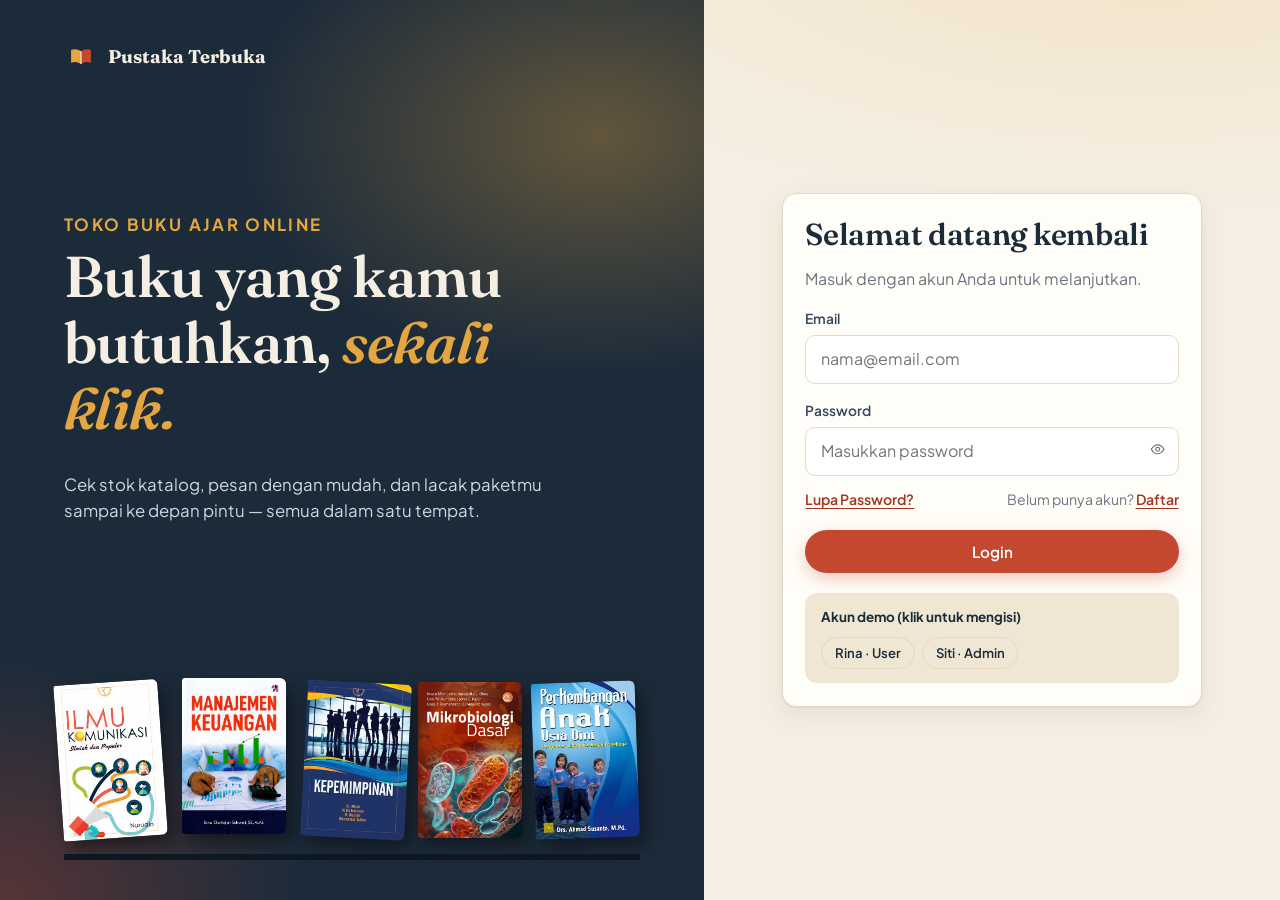
<file: tugas-uts-web1/index.html>
<!DOCTYPE html>
<html lang="id">
<head>
  <meta charset="UTF-8">
  <meta name="viewport" content="width=device-width, initial-scale=1">
  <title>Masuk — Pustaka Terbuka</title>
  <meta name="description" content="Masuk ke Pustaka Terbuka, toko buku ajar online.">
  <link rel="icon" href="assets/logo.svg" type="image/svg+xml">
  <link rel="preconnect" href="https://fonts.googleapis.com"><link rel="preconnect" href="https://fonts.gstatic.com" crossorigin><link rel="stylesheet" href="https://fonts.googleapis.com/css2?family=Fraunces:ital,opsz,wght@0,9..144,500;0,9..144,600;0,9..144,700;1,9..144,500&amp;family=Plus+Jakarta+Sans:wght@400;500;600;700;800&amp;display=swap">
  <link rel="stylesheet" href="css/style.css">
</head>
<body data-page="login">
  <main class="login-layout">
    <section class="hero" aria-labelledby="hero-title">
      <a class="brand" href="index.html"><img src="assets/logo.svg" alt="" width="34" height="34"> Pustaka Terbuka</a>
      <div>
        <p class="eyebrow" style="color:var(--gold)">Toko buku ajar online</p>
        <h1 id="hero-title">Buku yang kamu butuhkan, <em>sekali klik.</em></h1>
        <p>Cek stok katalog, pesan dengan mudah, dan lacak paketmu sampai ke depan pintu — semua dalam satu tempat.</p>
      </div>
      <div class="shelf" aria-hidden="true"><img src="img/pengantar_komunikasi.jpg" alt=""><img src="img/manajemen_keuangan.jpg" alt=""><img src="img/kepemimpinan.jpg" alt=""><img src="img/mikrobiologi.jpg" alt=""><img src="img/paud_perkembangan.jpg" alt=""></div>
    </section>
    <section class="login-panel" aria-labelledby="login-title">
      <div class="login-card card">
        <h2 id="login-title">Selamat datang kembali</h2>
        <p class="muted">Masuk dengan akun Anda untuk melanjutkan.</p>
        <form id="form-login" novalidate>
          <div class="field"><label for="email">Email</label><input id="email" name="email" type="email" placeholder="nama@email.com" autocomplete="email" required><div class="err" role="alert"></div></div>
          <div class="field">
            <label for="password">Password</label>
            <div class="pw-wrap">
              <input id="password" name="password" type="password" autocomplete="current-password" placeholder="Masukkan password" required>
              <button type="button" class="pw-toggle" data-target="password" aria-label="Tampilkan password"><svg class="ico" viewBox="0 0 24 24" aria-hidden="true"><path d="M2 12s4-7 10-7 10 7 10 7-4 7-10 7S2 12 2 12z"/><circle cx="12" cy="12" r="3"/></svg></button>
            </div>
            <div class="err" role="alert"></div>
          </div>
          <div class="login-links">
            <button type="button" class="link-btn" data-open="dlg-lupa">Lupa Password?</button>
            <span class="muted">Belum punya akun? <button type="button" class="link-btn" data-open="dlg-daftar">Daftar</button></span>
          </div>
          <button type="submit" class="btn btn-primary btn-block" id="btn-masuk">Login</button>
        </form>
        <aside class="demo-box" aria-label="Akun demo">
          <strong>Akun demo (klik untuk mengisi)</strong>
          <button type="button" class="btn btn-ghost btn-sm" data-demo="rina@gmail.com|rina123">Rina · User</button>
          <button type="button" class="btn btn-ghost btn-sm" data-demo="siti@gmail.com|siti123">Siti · Admin</button>
        </aside>
      </div>
    </section>
  </main>

  <dialog id="dlg-lupa" aria-labelledby="lupa-title">
    <form id="form-lupa" class="dlg-body" novalidate>
      <div class="dlg-head"><h2 id="lupa-title">Lupa Password</h2><button type="button" class="dlg-close" data-close aria-label="Tutup"><svg class="ico" viewBox="0 0 24 24" aria-hidden="true"><path d="M6 6l12 12M18 6 6 18"/></svg></button></div>
      <p class="muted">Masukkan email terdaftar. Kami akan mengirim tautan untuk mengatur ulang password Anda.</p>
      <div class="field"><label for="lupa-email">Email</label><input id="lupa-email" name="lupa-email" type="email" placeholder="nama@email.com" autocomplete="email" required><div class="err" role="alert"></div></div>
      <div class="dlg-actions"><button type="button" class="btn btn-ghost" data-close>Batal</button><button type="submit" class="btn btn-primary">Kirim tautan</button></div>
    </form>
  </dialog>

  <dialog id="dlg-daftar" aria-labelledby="daftar-title">
    <form id="form-daftar" class="dlg-body" novalidate>
      <div class="dlg-head"><h2 id="daftar-title">Buat Akun Baru</h2><button type="button" class="dlg-close" data-close aria-label="Tutup"><svg class="ico" viewBox="0 0 24 24" aria-hidden="true"><path d="M6 6l12 12M18 6 6 18"/></svg></button></div>
      <div class="field"><label for="reg-nama">Nama lengkap</label><input id="reg-nama" name="reg-nama" type="text" placeholder="Nama sesuai identitas" autocomplete="name" required><div class="err" role="alert"></div></div>
      <div class="field"><label for="reg-email">Email</label><input id="reg-email" name="reg-email" type="email" placeholder="nama@email.com" autocomplete="email" required><div class="err" role="alert"></div></div>
      <div class="grid-2">
        <div class="field"><label for="reg-password">Password</label><input id="reg-password" name="reg-password" type="password" placeholder="" autocomplete="new-password" required><div class="err" role="alert"></div><div class="hint">Min. 6 karakter dan memuat angka.</div></div>
        <div class="field"><label for="reg-ulang">Ulangi password</label><input id="reg-ulang" name="reg-ulang" type="password" placeholder="" autocomplete="new-password" required><div class="err" role="alert"></div></div>
      </div>
      <div class="dlg-actions"><button type="button" class="btn btn-ghost" data-close>Batal</button><button type="submit" class="btn btn-primary">Daftar</button></div>
    </form>
  </dialog>
  <script src="js/data.js"></script>
  <script src="js/script.js"></script>
</body>
</html>
</file>
<file: tugas-uts-web1/css/style.css>
/* ==========================================================
   Pustaka Terbuka — style.css (external stylesheet)
   ========================================================== */
:root {
  --paper: #f5efe3;
  --paper-2: #efe6d3;
  --card: #fffdf8;
  --ink: #1c2b3a;
  --ink-2: #34465a;
  --muted: #6b7684;
  --line: #e4d9c4;
  --accent: #c4472f;
  --accent-d: #a23520;
  --gold: #e3a640;
  --green: #2f7d5b;
  --blue: #2c5d8a;
  --danger: #b3261e;
  --radius: 14px;
  --shadow: 0 1px 2px rgba(28, 43, 58, .06), 0 8px 24px rgba(28, 43, 58, .08);
  --font-display: "Fraunces", Georgia, "Times New Roman", serif;
  --font-body: "Plus Jakarta Sans", system-ui, -apple-system, "Segoe UI", sans-serif;
}

*, *::before, *::after { box-sizing: border-box; }
html { scroll-behavior: smooth; }
body {
  margin: 0;
  font-family: var(--font-body);
  color: var(--ink);
  background:
    radial-gradient(1200px 500px at 90% -10%, rgba(227, 166, 64, .18), transparent 60%),
    radial-gradient(900px 500px at -10% 110%, rgba(196, 71, 47, .10), transparent 60%),
    var(--paper);
  line-height: 1.55;
  min-height: 100vh;
}
img { max-width: 100%; display: block; }
a { color: var(--accent-d); }
h1, h2, h3 { font-family: var(--font-display); line-height: 1.15; margin: 0 0 .5em; letter-spacing: -.01em; }
h1 { font-size: clamp(1.9rem, 4vw, 2.8rem); font-weight: 600; }
h2 { font-size: 1.5rem; font-weight: 600; }
h3 { font-size: 1.1rem; font-weight: 600; }
p { margin: 0 0 1em; }
.muted { color: var(--muted); }
.sr-only { position: absolute; width: 1px; height: 1px; overflow: hidden; clip: rect(0 0 0 0); white-space: nowrap; }
.wrap { width: min(1160px, 100% - 32px); margin-inline: auto; }
:focus-visible { outline: 3px solid var(--gold); outline-offset: 2px; border-radius: 6px; }

/* ---------- Icons ---------- */
.ico { width: 1.15em; height: 1.15em; flex: none; stroke: currentColor; fill: none; stroke-width: 1.8; stroke-linecap: round; stroke-linejoin: round; }

/* ---------- Buttons ---------- */
.btn {
  display: inline-flex; align-items: center; justify-content: center; gap: .5rem;
  font: 600 .95rem var(--font-body);
  padding: .7rem 1.2rem; border-radius: 999px; border: 1.5px solid transparent;
  cursor: pointer; text-decoration: none; transition: transform .15s, background .2s, box-shadow .2s, color .2s;
}
.btn:active { transform: translateY(1px) scale(.99); }
.btn-primary { background: var(--accent); color: #fff; box-shadow: 0 6px 16px rgba(196, 71, 47, .28); }
.btn-primary:hover { background: var(--accent-d); }
.btn-dark { background: var(--ink); color: #fff; }
.btn-dark:hover { background: var(--ink-2); }
.btn-ghost { background: transparent; border-color: var(--line); color: var(--ink); }
.btn-ghost:hover { border-color: var(--ink); background: rgba(28, 43, 58, .04); }
.btn-danger { color: var(--danger); border-color: rgba(179, 38, 30, .3); background: transparent; }
.btn-danger:hover { background: rgba(179, 38, 30, .08); }
.btn-sm { padding: .4rem .8rem; font-size: .82rem; }
.btn-block { width: 100%; }
.link-btn { background: none; border: 0; padding: 0; font: inherit; font-weight: 600; color: var(--accent-d); cursor: pointer; text-decoration: underline; text-underline-offset: 3px; }

/* ---------- Forms ---------- */
.field { margin-bottom: 1rem; }
.field label, .field .label { display: block; font-weight: 600; font-size: .86rem; margin-bottom: .35rem; color: var(--ink-2); }
.field input, .field select, .field textarea, .input {
  width: 100%; font: inherit; color: var(--ink);
  padding: .7rem .9rem; background: #fff; border: 1.5px solid var(--line); border-radius: 10px;
  transition: border-color .2s, box-shadow .2s;
}
.field textarea { resize: vertical; min-height: 84px; }
.field input:focus, .field select:focus, .field textarea:focus, .input:focus { outline: none; border-color: var(--accent); box-shadow: 0 0 0 4px rgba(196, 71, 47, .14); }
.field.invalid input, .field.invalid select, .field.invalid textarea { border-color: var(--danger); background: #fff8f7; }
.field .err { display: none; color: var(--danger); font-size: .8rem; margin-top: .3rem; font-weight: 500; }
.field.invalid .err { display: block; }
.field .hint { font-size: .78rem; color: var(--muted); margin-top: .3rem; }
.grid-2 { display: grid; grid-template-columns: 1fr 1fr; gap: 0 1rem; }
.pw-wrap { position: relative; }
.pw-wrap input { padding-right: 3rem; }
.pw-toggle { position: absolute; right: .4rem; top: 50%; transform: translateY(-50%); background: none; border: 0; padding: .45rem; cursor: pointer; color: var(--muted); border-radius: 8px; }
.pw-toggle:hover { color: var(--ink); }

/* ---------- Header / Nav ---------- */
.site-header { position: sticky; top: 0; z-index: 30; background: rgba(245, 239, 227, .88); backdrop-filter: blur(10px); border-bottom: 1px solid var(--line); }
.site-header .wrap { display: flex; align-items: center; gap: 1.2rem; min-height: 64px; }
.brand { display: inline-flex; align-items: center; gap: .6rem; text-decoration: none; color: var(--ink); font-family: var(--font-display); font-weight: 700; font-size: 1.15rem; }
.brand img { width: 34px; height: 34px; }
.site-nav { margin-left: auto; }
.site-nav ul { list-style: none; display: flex; gap: .2rem; margin: 0; padding: 0; }
.site-nav a { display: block; padding: .5rem .85rem; border-radius: 999px; text-decoration: none; color: var(--ink-2); font-weight: 600; font-size: .9rem; }
.site-nav a:hover { background: rgba(28, 43, 58, .07); }
.site-nav a[aria-current="page"] { background: var(--ink); color: #fff; }
.user-box { display: flex; align-items: center; gap: .6rem; font-size: .88rem; }
.avatar { width: 34px; height: 34px; border-radius: 50%; background: var(--gold); color: var(--ink); display: grid; place-items: center; font-weight: 800; }
.cart-pill { position: relative; }
.badge-n { background: var(--accent); color: #fff; font-size: .7rem; border-radius: 999px; padding: .05rem .45rem; margin-left: .25rem; font-weight: 700; }
.nav-toggle { display: none; margin-left: auto; background: none; border: 1.5px solid var(--line); border-radius: 10px; padding: .45rem; cursor: pointer; color: var(--ink); }

/* ---------- Layout ---------- */
main.page { padding: 2rem 0 4rem; }
.page-head { display: flex; flex-wrap: wrap; align-items: end; justify-content: space-between; gap: 1rem; margin-bottom: 1.5rem; }
.page-head p { margin: 0; color: var(--muted); max-width: 56ch; }
.eyebrow { text-transform: uppercase; letter-spacing: .14em; font-size: .72rem; font-weight: 700; color: var(--accent-d); margin-bottom: .4rem; }
.card { background: var(--card); border: 1px solid var(--line); border-radius: var(--radius); box-shadow: var(--shadow); padding: 1.4rem; }
.site-footer { border-top: 1px solid var(--line); padding: 1.5rem 0; color: var(--muted); font-size: .85rem; text-align: center; }

/* ---------- Login ---------- */
.login-layout { min-height: 100vh; display: grid; grid-template-columns: 1.1fr .9fr; }
.hero { position: relative; overflow: hidden; background: var(--ink); color: #f5efe3; padding: 2.5rem clamp(1.5rem, 5vw, 4.5rem); display: flex; flex-direction: column; justify-content: space-between; gap: 2rem; }
.hero::before { content: ""; position: absolute; inset: 0; background: radial-gradient(600px 400px at 85% 15%, rgba(227, 166, 64, .35), transparent 60%), radial-gradient(500px 400px at 0% 100%, rgba(196, 71, 47, .35), transparent 60%); }
.hero > * { position: relative; }
.hero .brand { color: #f5efe3; }
.hero h1 { font-size: clamp(2.2rem, 4.6vw, 3.6rem); max-width: 14ch; }
.hero h1 em { color: var(--gold); font-style: italic; }
.hero p { color: #cfd6de; max-width: 44ch; font-size: 1.05rem; }
.shelf { display: flex; align-items: flex-end; gap: 14px; padding-bottom: 1rem; border-bottom: 6px solid #0f1923; }
.shelf img { width: clamp(58px, 9vw, 104px); aspect-ratio: 2 / 3; object-fit: cover; border-radius: 3px 6px 6px 3px; box-shadow: 6px 8px 18px rgba(0, 0, 0, .45); transform-origin: bottom center; transition: transform .3s; }
.shelf img:nth-child(1) { transform: rotate(-4deg); }
.shelf img:nth-child(2) { margin-bottom: 4px; }
.shelf img:nth-child(3) { transform: rotate(3deg); }
.shelf img:nth-child(5) { transform: rotate(-2deg); }
.shelf img:hover { transform: translateY(-10px) rotate(0); }
.login-panel { display: grid; place-items: center; padding: 2rem 1.25rem; }
.login-card { width: min(420px, 100%); }
.login-card h2 { font-size: 1.9rem; }
.demo-box { margin-top: 1.25rem; background: var(--paper-2); border-radius: 12px; padding: .9rem 1rem; font-size: .84rem; }
.demo-box strong { display: block; margin-bottom: .3rem; }
.demo-box code { background: #fff; padding: .1rem .4rem; border-radius: 5px; }
.demo-box button { margin: .25rem .3rem 0 0; }
.login-links { display: flex; justify-content: space-between; align-items: center; margin: -.2rem 0 1.2rem; font-size: .88rem; }

/* ---------- Dialog / Modal ---------- */
dialog { border: 0; border-radius: 18px; padding: 0; width: min(480px, calc(100% - 32px)); background: var(--card); color: var(--ink); box-shadow: 0 30px 80px rgba(10, 20, 30, .4); }
dialog::backdrop { background: rgba(15, 25, 35, .55); backdrop-filter: blur(3px); }
dialog[open] { animation: pop .22s ease-out; }
@keyframes pop { from { opacity: 0; transform: translateY(14px) scale(.97); } to { opacity: 1; transform: none; } }
.dlg-body { padding: 1.6rem 1.6rem 1.2rem; }
.dlg-head { display: flex; align-items: start; justify-content: space-between; gap: 1rem; margin-bottom: .6rem; }
.dlg-head h2 { margin: 0; font-size: 1.45rem; }
.dlg-close { background: none; border: 0; cursor: pointer; padding: .3rem; color: var(--muted); border-radius: 8px; }
.dlg-close:hover { background: var(--paper); color: var(--ink); }
.dlg-actions { display: flex; justify-content: flex-end; gap: .6rem; margin-top: 1rem; flex-wrap: wrap; }
.dlg-icon { width: 54px; height: 54px; border-radius: 50%; display: grid; place-items: center; margin-bottom: .8rem; font-size: 1.6rem; }
.dlg-icon.error { background: #fde8e6; color: var(--danger); }
.dlg-icon.success { background: #def3e9; color: var(--green); }
.dlg-icon.info { background: #e1ecf7; color: var(--blue); }
.do-code { font-family: ui-monospace, Menlo, Consolas, monospace; font-size: 1.6rem; letter-spacing: .08em; background: var(--paper-2); padding: .6rem 1rem; border-radius: 10px; display: inline-block; margin: .4rem 0 1rem; }

/* ---------- Toast ---------- */
.toast-wrap { position: fixed; right: 16px; bottom: 16px; z-index: 100; display: grid; gap: .6rem; }
.toast { background: var(--ink); color: #fff; padding: .75rem 1.1rem; border-radius: 12px; box-shadow: var(--shadow); font-size: .9rem; animation: toast-in .25s ease-out; max-width: 340px; display: flex; gap: .6rem; align-items: center; }
.toast.error { background: var(--danger); }
.toast.success { background: var(--green); }
.toast a { color: var(--gold); font-weight: 700; }
@keyframes toast-in { from { opacity: 0; transform: translateY(12px); } to { opacity: 1; transform: none; } }

/* ---------- Dashboard ---------- */
.greet { display: grid; grid-template-columns: 1fr auto; gap: 1.5rem; align-items: center; background: var(--ink); color: #f5efe3; border: 0; position: relative; overflow: hidden; padding: 2rem; }
.greet::after { content: ""; position: absolute; right: -60px; top: -80px; width: 280px; height: 280px; border-radius: 50%; background: radial-gradient(circle, rgba(227, 166, 64, .5), transparent 70%); }
.greet > * { position: relative; z-index: 1; }
.greet h1 { margin: 0 0 .3rem; }
.greet h1 span { color: var(--gold); font-style: italic; }
.greet p { margin: 0; color: #cfd6de; }
.clock { text-align: right; font-family: var(--font-display); }
.clock strong { display: block; font-size: 2.4rem; font-weight: 600; line-height: 1; }
.clock small { color: #cfd6de; font-family: var(--font-body); }
.role-chip { display: inline-block; margin-top: .8rem; padding: .2rem .75rem; border-radius: 999px; font-size: .75rem; font-weight: 700; background: rgba(227, 166, 64, .2); color: var(--gold); text-transform: uppercase; letter-spacing: .08em; }
.stats { display: grid; grid-template-columns: repeat(4, 1fr); gap: 1rem; margin: 1.2rem 0 2rem; }
.stat { padding: 1.1rem 1.2rem; }
.stat .num { font-family: var(--font-display); font-size: 2rem; font-weight: 600; line-height: 1.1; }
.stat .lbl { color: var(--muted); font-size: .84rem; }
.menu-grid { display: grid; grid-template-columns: repeat(4, 1fr); gap: 1rem; }
.menu-card { display: flex; flex-direction: column; gap: .6rem; text-decoration: none; color: var(--ink); background: var(--card); border: 1px solid var(--line); border-radius: var(--radius); padding: 1.4rem; box-shadow: var(--shadow); transition: transform .2s, border-color .2s, box-shadow .2s; min-height: 200px; }
.menu-card:hover { transform: translateY(-5px); border-color: var(--accent); box-shadow: 0 14px 34px rgba(28, 43, 58, .16); }
.menu-card .ico-box { width: 50px; height: 50px; border-radius: 14px; display: grid; place-items: center; font-size: 1.5rem; color: #fff; }
.menu-card:nth-child(1) .ico-box { background: var(--accent); }
.menu-card:nth-child(2) .ico-box { background: var(--blue); }
.menu-card:nth-child(3) .ico-box { background: var(--green); }
.menu-card:nth-child(4) .ico-box { background: var(--gold); color: var(--ink); }
.menu-card h3 { margin: .4rem 0 0; }
.menu-card p { margin: 0; color: var(--muted); font-size: .88rem; }
.menu-card .go { margin-top: auto; font-weight: 700; font-size: .85rem; display: inline-flex; gap: .35rem; align-items: center; color: var(--accent-d); }
.menu-card:hover .go .ico { transform: translateX(4px); }
.menu-card .go .ico { transition: transform .2s; }

/* ---------- Toolbar + tables ---------- */
.toolbar { display: flex; flex-wrap: wrap; gap: .7rem; align-items: center; margin-bottom: 1rem; }
.toolbar .search { flex: 1 1 240px; position: relative; }
.toolbar .search .ico { position: absolute; left: .85rem; top: 50%; transform: translateY(-50%); color: var(--muted); }
.toolbar .search input { padding-left: 2.5rem; }
.toolbar select { width: auto; }
.seg { display: inline-flex; border: 1.5px solid var(--line); border-radius: 999px; overflow: hidden; background: #fff; }
.seg button { border: 0; background: none; padding: .55rem .9rem; cursor: pointer; font: 600 .85rem var(--font-body); color: var(--ink-2); }
.seg button[aria-pressed="true"] { background: var(--ink); color: #fff; }
.table-wrap { overflow-x: auto; background: var(--card); border: 1px solid var(--line); border-radius: var(--radius); box-shadow: var(--shadow); }
table { width: 100%; border-collapse: collapse; font-size: .92rem; }
caption { text-align: left; padding: 1rem 1.2rem .4rem; font-weight: 600; color: var(--muted); font-size: .85rem; }
th, td { padding: .8rem 1rem; text-align: left; border-bottom: 1px solid var(--line); vertical-align: middle; }
thead th { font-size: .74rem; text-transform: uppercase; letter-spacing: .08em; color: var(--muted); background: var(--paper-2); white-space: nowrap; }
tbody tr:last-child td { border-bottom: 0; }
tbody tr:hover { background: rgba(227, 166, 64, .08); }
td.num, th.num { text-align: right; font-variant-numeric: tabular-nums; }
.cover-thumb { width: 44px; height: 62px; object-fit: cover; border-radius: 3px 6px 6px 3px; box-shadow: 2px 3px 8px rgba(0, 0, 0, .25); background: var(--paper-2); }
.cover-ph { width: 44px; height: 62px; border-radius: 3px 6px 6px 3px; display: grid; place-items: center; font-family: var(--font-display); font-weight: 700; color: #fff; background: linear-gradient(135deg, var(--blue), var(--ink)); }
.book-title { font-weight: 700; }
.kode { font-family: ui-monospace, Menlo, Consolas, monospace; font-size: .82rem; color: var(--muted); }
.stock-bar { width: 90px; height: 6px; background: var(--paper-2); border-radius: 99px; overflow: hidden; margin-top: .3rem; }
.stock-bar i { display: block; height: 100%; background: var(--green); border-radius: 99px; }
.stock-bar i.low { background: var(--gold); }
.stock-bar i.crit { background: var(--accent); }
.tag { display: inline-block; font-size: .68rem; font-weight: 800; letter-spacing: .06em; text-transform: uppercase; padding: .12rem .5rem; border-radius: 6px; background: var(--gold); color: var(--ink); margin-left: .4rem; vertical-align: middle; }
tr.row-new { animation: flash 1.8s ease-out; }
@keyframes flash { from { background: rgba(227, 166, 64, .55); } to { background: transparent; } }
.empty { text-align: center; padding: 2.5rem 1rem; color: var(--muted); }
.row-actions { display: flex; gap: .4rem; justify-content: flex-end; }

/* grid view */
.book-grid { display: grid; grid-template-columns: repeat(auto-fill, minmax(210px, 1fr)); gap: 1.2rem; }
.book-card { background: var(--card); border: 1px solid var(--line); border-radius: var(--radius); box-shadow: var(--shadow); padding: 1rem; display: flex; flex-direction: column; gap: .5rem; transition: transform .2s; }
.book-card:hover { transform: translateY(-4px); }
.book-card .cover-lg { aspect-ratio: 2 / 3; width: 100%; object-fit: cover; border-radius: 4px 10px 10px 4px; box-shadow: 6px 8px 20px rgba(0, 0, 0, .25); background: var(--paper-2); }
.book-card .price { font-family: var(--font-display); font-size: 1.2rem; font-weight: 600; color: var(--accent-d); }
.book-card .actions { margin-top: auto; display: flex; gap: .4rem; }
.book-card .actions .btn { flex: 1; }

/* ---------- Checkout ---------- */
.checkout-layout { display: grid; grid-template-columns: 1fr 360px; gap: 1.5rem; align-items: start; }
.stack { display: grid; gap: 1.2rem; }
.qty { display: inline-flex; align-items: center; border: 1.5px solid var(--line); border-radius: 999px; overflow: hidden; background: #fff; }
.qty button { border: 0; background: none; width: 30px; height: 30px; cursor: pointer; font-size: 1.1rem; color: var(--ink); }
.qty button:hover { background: var(--paper-2); }
.qty input { width: 44px; text-align: center; border: 0; font: 600 .9rem var(--font-body); padding: 0; background: transparent; -moz-appearance: textfield; }
.qty input::-webkit-outer-spin-button, .qty input::-webkit-inner-spin-button { -webkit-appearance: none; margin: 0; }
.add-line { display: flex; gap: .6rem; flex-wrap: wrap; padding: 1rem; border-top: 1px dashed var(--line); background: var(--paper); border-radius: 0 0 var(--radius) var(--radius); }
.add-line select { flex: 1 1 220px; }
.pay-options { display: grid; grid-template-columns: repeat(2, 1fr); gap: .6rem; border: 0; padding: 0; margin: 0 0 1rem; }
.pay-options legend { font-weight: 600; font-size: .86rem; margin-bottom: .4rem; color: var(--ink-2); padding: 0; }
.pay { position: relative; }
.pay input { position: absolute; opacity: 0; inset: 0; cursor: pointer; }
.pay span { display: flex; align-items: center; gap: .6rem; padding: .8rem 1rem; border: 1.5px solid var(--line); border-radius: 12px; background: #fff; font-weight: 600; font-size: .9rem; transition: border-color .2s, background .2s; }
.pay input:checked + span { border-color: var(--accent); background: #fff4f1; box-shadow: 0 0 0 3px rgba(196, 71, 47, .12); }
.pay input:focus-visible + span { outline: 3px solid var(--gold); outline-offset: 2px; }
.pay-options.invalid + .err-pay { display: block; }
.err-pay { display: none; color: var(--danger); font-size: .8rem; margin: -.7rem 0 1rem; }
.summary { position: sticky; top: 84px; }
.sum-row { display: flex; justify-content: space-between; padding: .4rem 0; font-size: .92rem; }
.sum-row.total { border-top: 1.5px dashed var(--line); margin-top: .5rem; padding-top: .9rem; font-size: 1.15rem; font-weight: 800; }
.sum-row.total span:last-child { font-family: var(--font-display); color: var(--accent-d); font-size: 1.5rem; }

/* ---------- Tracking ---------- */
.track-form { display: flex; gap: .7rem; flex-wrap: wrap; align-items: start; }
.track-form .field { flex: 1 1 260px; margin: 0; }
.chips { display: flex; gap: .5rem; flex-wrap: wrap; margin-top: .9rem; align-items: center; font-size: .85rem; color: var(--muted); }
.chip { border: 1.5px dashed var(--line); background: #fff; border-radius: 999px; padding: .25rem .8rem; font: 600 .82rem ui-monospace, Menlo, Consolas, monospace; cursor: pointer; color: var(--ink-2); }
.chip:hover { border-color: var(--accent); color: var(--accent-d); }
.result { margin-top: 1.5rem; display: grid; gap: 1.2rem; animation: pop .3s ease-out; }
.result-head { display: flex; flex-wrap: wrap; gap: 1rem; justify-content: space-between; align-items: center; }
.status-pill { display: inline-flex; align-items: center; gap: .45rem; padding: .35rem .95rem; border-radius: 999px; font-weight: 700; font-size: .85rem; }
.status-pill::before { content: ""; width: 8px; height: 8px; border-radius: 50%; background: currentColor; }
.st-diproses { background: #eceff3; color: #44546a; }
.st-dikirim { background: #e1ecf7; color: var(--blue); }
.st-dalam-perjalanan { background: #fdf0d5; color: #8a5a00; }
.st-selesai { background: #def3e9; color: var(--green); }
.stepper { list-style: none; margin: 1rem 0 .5rem; padding: 0; display: grid; grid-template-columns: repeat(4, 1fr); position: relative; }
.stepper li { text-align: center; position: relative; font-size: .82rem; font-weight: 600; color: var(--muted); }
.stepper li::before { content: ""; position: absolute; top: 17px; left: -50%; width: 100%; height: 4px; background: var(--line); z-index: 0; }
.stepper li:first-child::before { display: none; }
.stepper .dot { position: relative; z-index: 1; margin: 0 auto .5rem; width: 38px; height: 38px; border-radius: 50%; background: #fff; border: 3px solid var(--line); display: grid; place-items: center; transition: all .4s; }
.stepper li.done { color: var(--ink); }
.stepper li.done::before { background: var(--green); }
.stepper li.done .dot { background: var(--green); border-color: var(--green); color: #fff; }
.stepper li.current .dot { background: var(--gold); border-color: var(--gold); color: var(--ink); box-shadow: 0 0 0 6px rgba(227, 166, 64, .3); animation: pulse 1.8s infinite; }
@keyframes pulse { 50% { box-shadow: 0 0 0 11px rgba(227, 166, 64, 0); } }
.progress { height: 10px; border-radius: 99px; background: var(--paper-2); overflow: hidden; margin-top: .8rem; }
.progress i { display: block; height: 100%; width: 0; background: linear-gradient(90deg, var(--gold), var(--green)); border-radius: 99px; transition: width 1s cubic-bezier(.2, .8, .2, 1); }
.detail-grid { display: grid; grid-template-columns: repeat(4, 1fr); gap: 1rem; margin: 0; }
.detail-grid div { background: var(--paper); border-radius: 12px; padding: .8rem 1rem; }
.detail-grid dt { font-size: .72rem; text-transform: uppercase; letter-spacing: .08em; color: var(--muted); font-weight: 700; }
.detail-grid dd { margin: .2rem 0 0; font-weight: 700; }
.timeline { list-style: none; margin: 0; padding: 0 0 0 1.2rem; border-left: 3px solid var(--line); }
.timeline li { position: relative; padding: 0 0 1.1rem 1.2rem; }
.timeline li::before { content: ""; position: absolute; left: -1.2rem; top: .3rem; transform: translateX(-50%); width: 13px; height: 13px; border-radius: 50%; background: var(--line); border: 3px solid var(--card); margin-left: -1.5px; }
.timeline li:last-child { padding-bottom: 0; }
.timeline li.latest::before { background: var(--accent); box-shadow: 0 0 0 4px rgba(196, 71, 47, .2); }
.timeline time { display: block; font-size: .78rem; color: var(--muted); font-variant-numeric: tabular-nums; }

/* ---------- Report ---------- */
.bars { display: grid; gap: .8rem; }
.bar-row { display: grid; grid-template-columns: 150px 1fr 90px; gap: .8rem; align-items: center; font-size: .88rem; }
.bar-row .track { height: 14px; background: var(--paper-2); border-radius: 99px; overflow: hidden; }
.bar-row .track i { display: block; height: 100%; background: var(--accent); border-radius: 99px; width: 0; transition: width .9s cubic-bezier(.2, .8, .2, 1); }
.bar-row:nth-child(3n+2) .track i { background: var(--blue); }
.bar-row:nth-child(3n+3) .track i { background: var(--green); }
.bar-row .val { text-align: right; font-weight: 700; font-variant-numeric: tabular-nums; }
.two-col { display: grid; grid-template-columns: 1fr 1fr; gap: 1.2rem; }

/* ---------- Responsive ---------- */
@media (max-width: 960px) {
  .login-layout { grid-template-columns: 1fr; }
  .hero { padding-block: 2rem; gap: 1.5rem; }
  .hero h1 { max-width: none; }
  .stats, .menu-grid { grid-template-columns: repeat(2, 1fr); }
  .checkout-layout { grid-template-columns: 1fr; }
  .summary { position: static; }
  .detail-grid { grid-template-columns: repeat(2, 1fr); }
  .two-col { grid-template-columns: 1fr; }
}
@media (max-width: 820px) {
  .nav-toggle { display: inline-flex; }
  .site-nav { display: none; position: absolute; top: 64px; left: 0; right: 0; background: var(--paper); border-bottom: 1px solid var(--line); padding: .6rem 16px 1rem; margin: 0; }
  .site-nav.open { display: block; }
  .site-nav ul { flex-direction: column; }
  .user-box .uname { display: none; }
  .site-header .wrap { gap: .6rem; }
  .user-box { margin-left: auto; }
  .nav-toggle { margin-left: 0; }
}
@media (max-width: 560px) {
  .greet { grid-template-columns: 1fr; padding: 1.4rem; }
  .clock { text-align: left; }
  .stats, .menu-grid, .grid-2, .pay-options { grid-template-columns: 1fr; }
  .stats { grid-template-columns: 1fr 1fr; }
  .bar-row { grid-template-columns: 1fr 70px; }
  .bar-row .track { grid-column: 1 / -1; grid-row: 2; }
  .stepper li { font-size: .7rem; }
  .detail-grid { grid-template-columns: 1fr; }
  .shelf img:nth-child(n+4) { display: none; }
}
@media (prefers-reduced-motion: reduce) { *, *::before, *::after { animation: none !important; transition: none !important; } }
</file>
